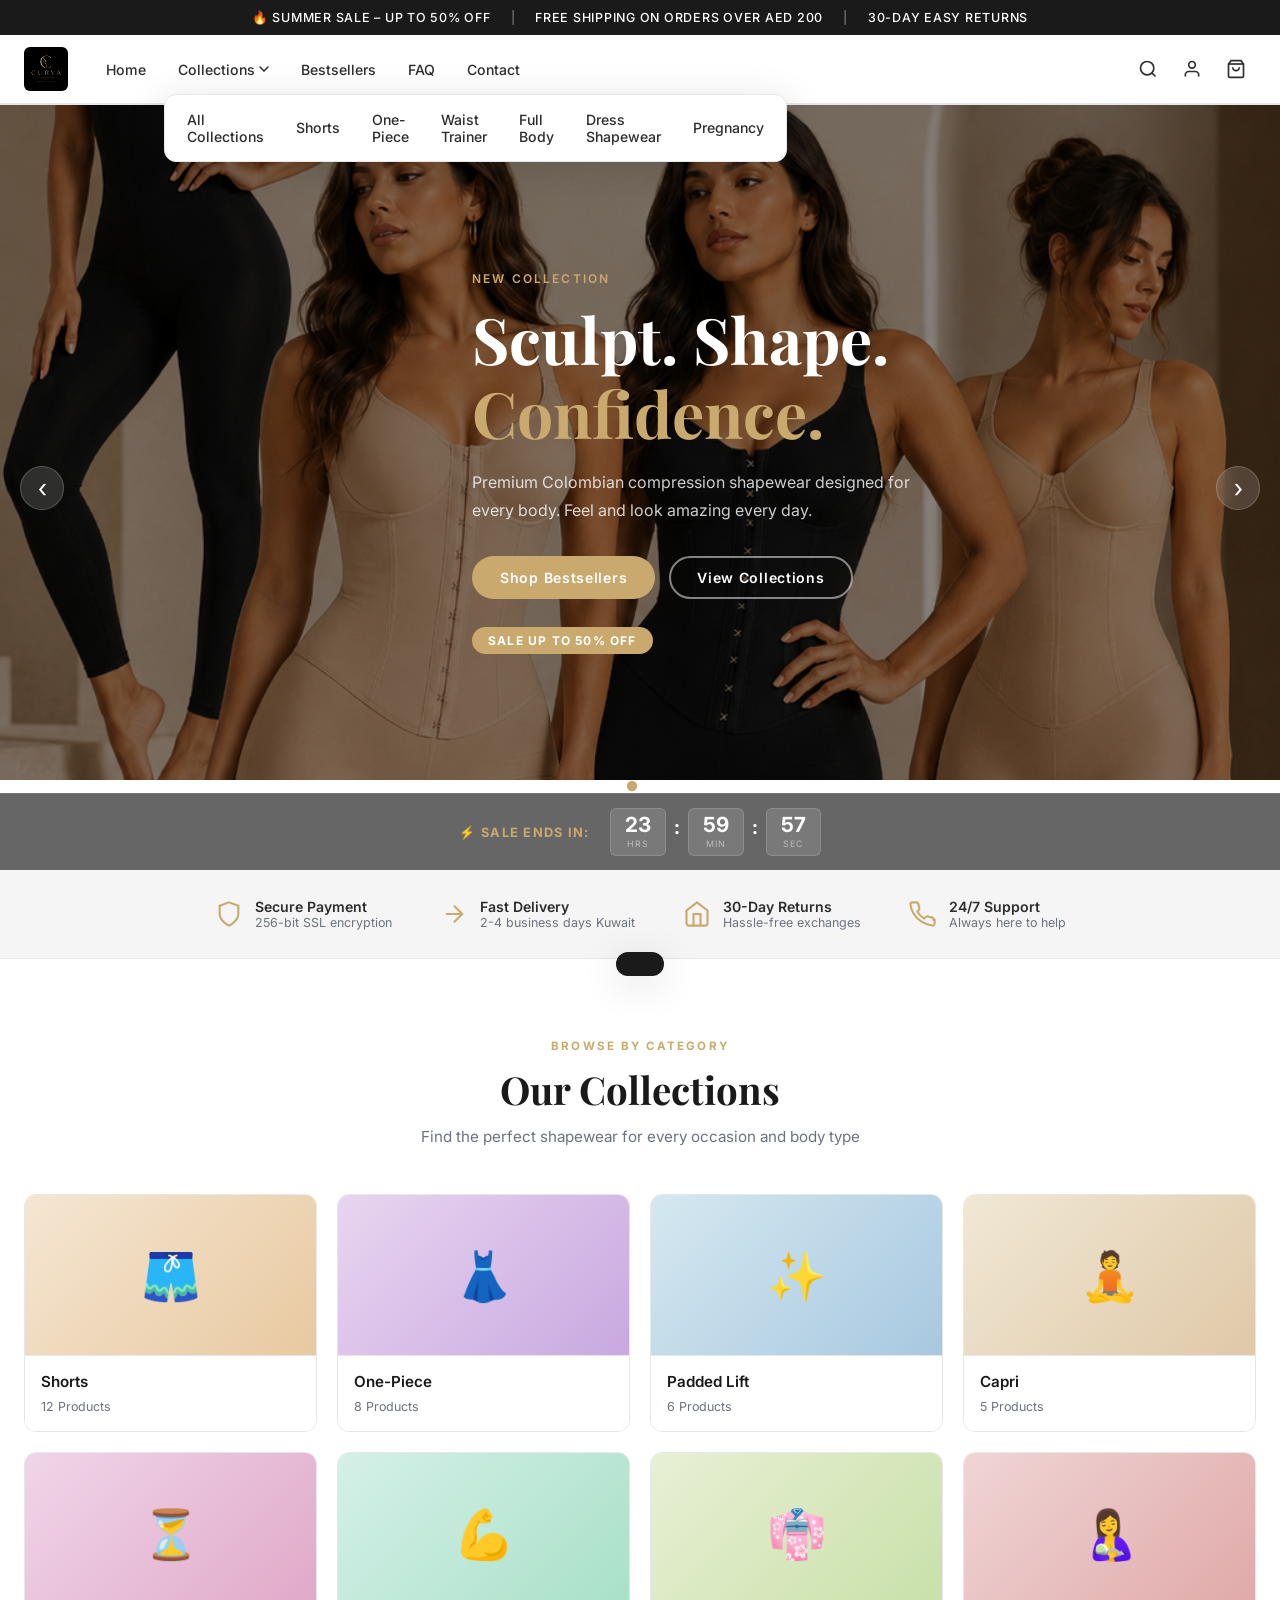
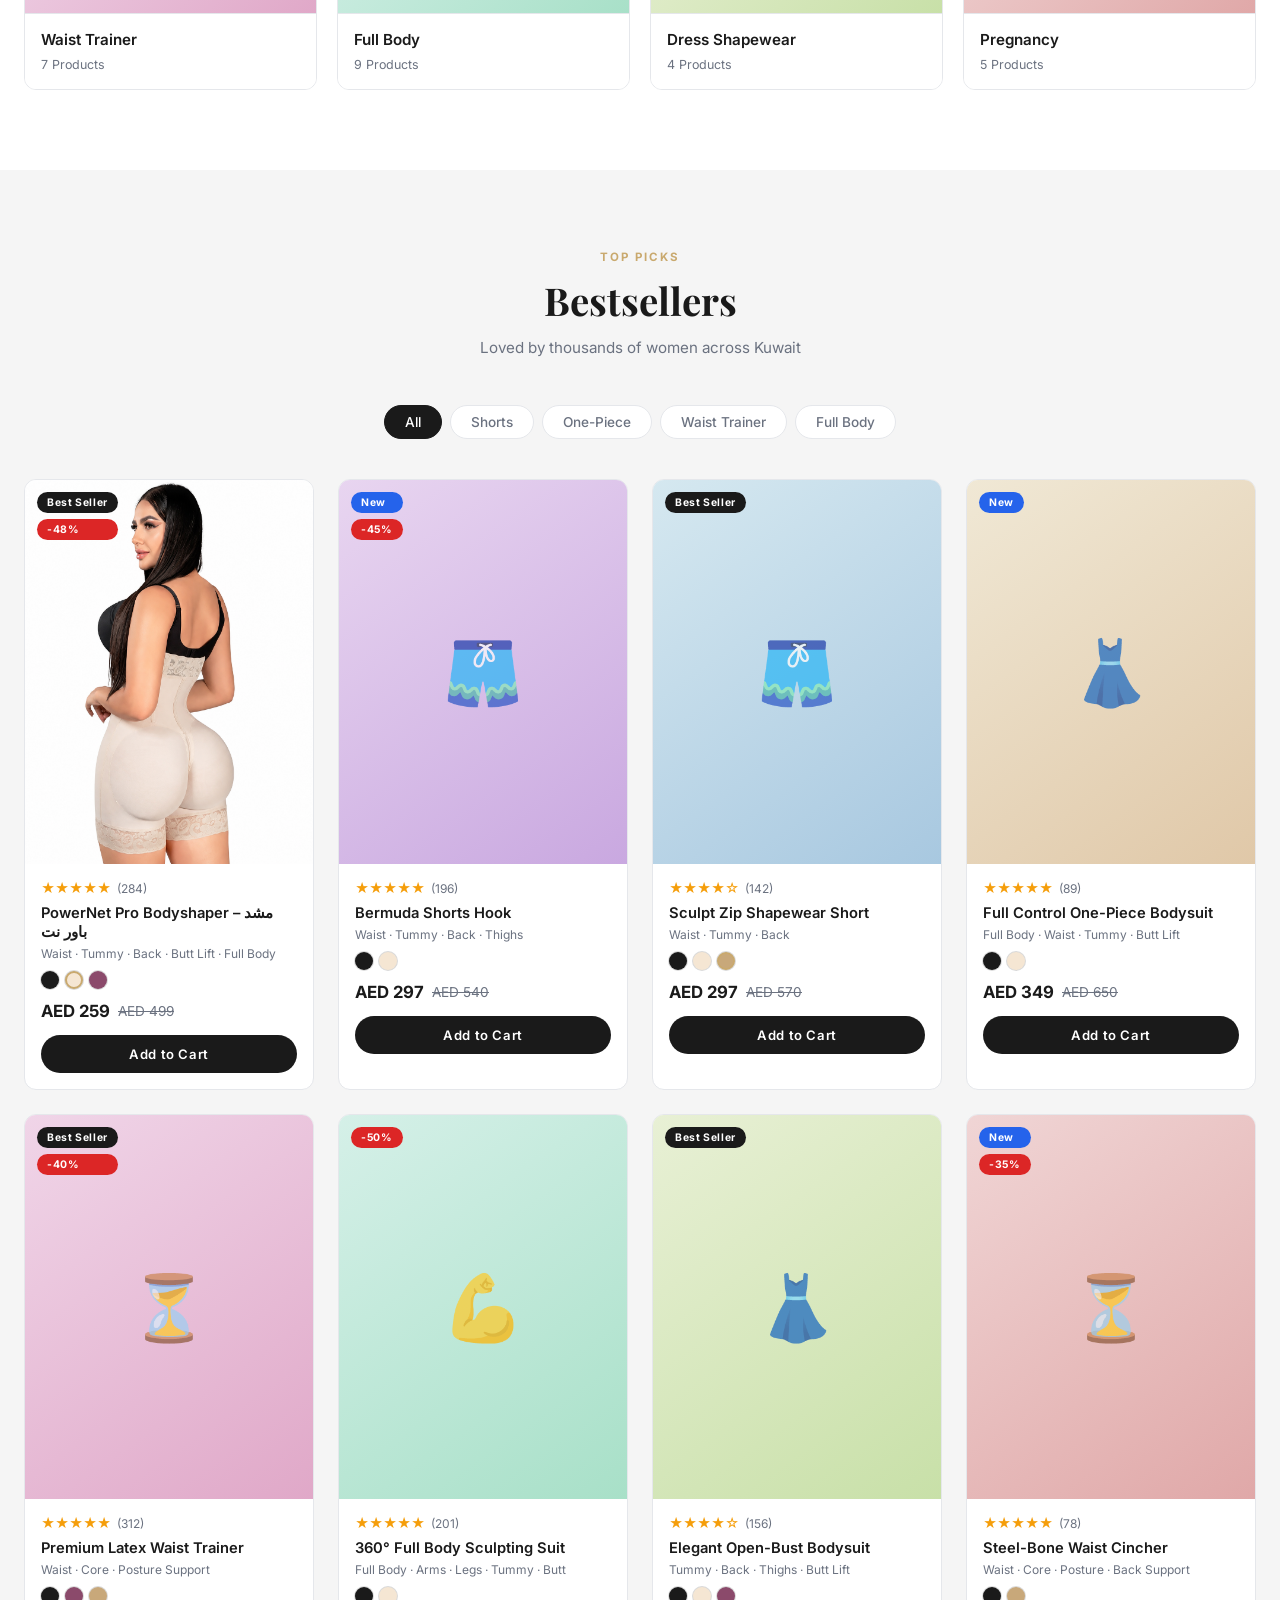
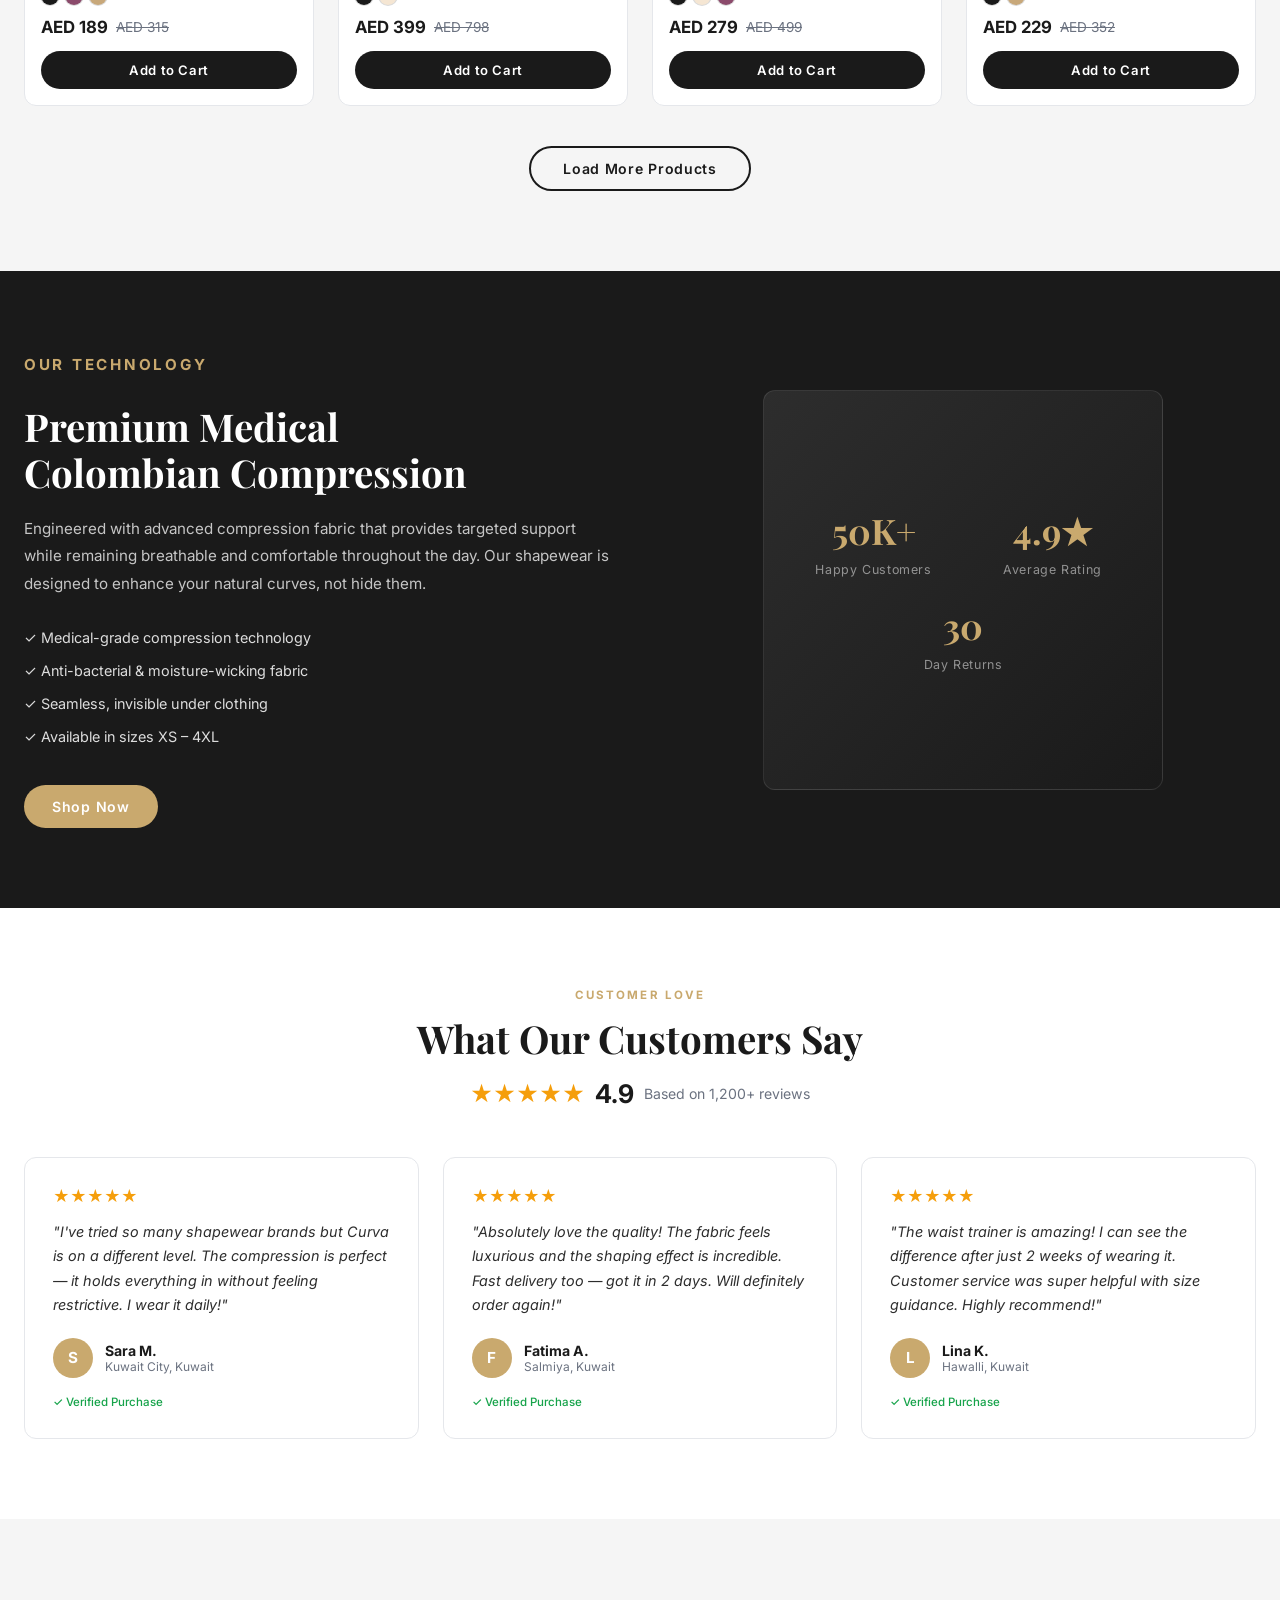
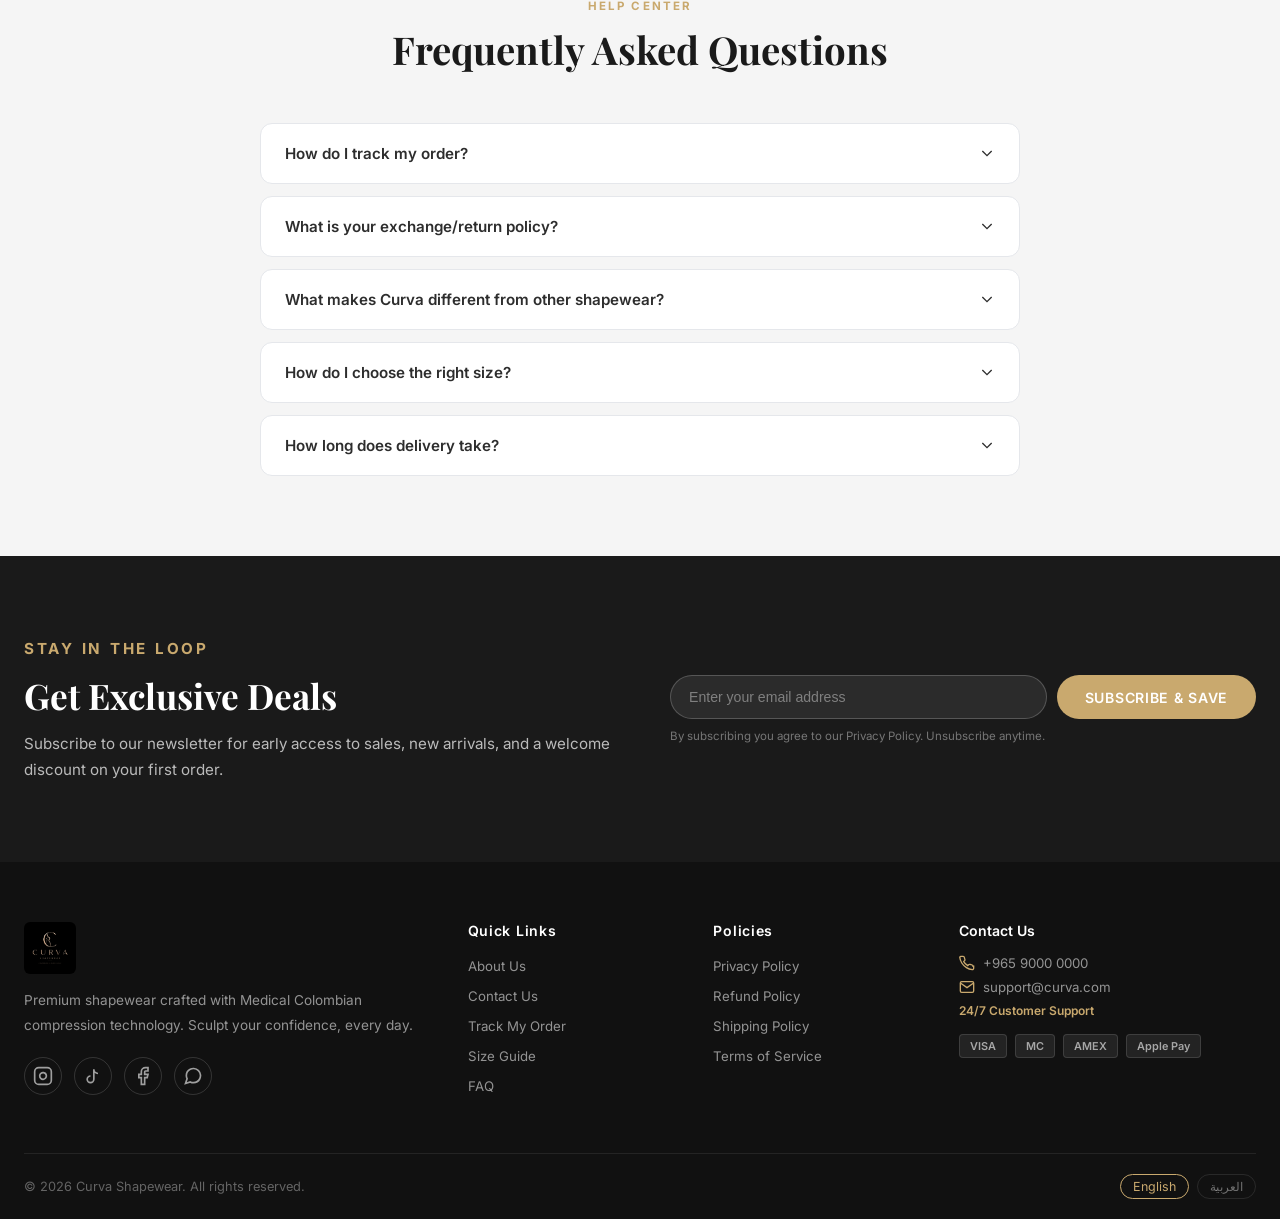
<file: index.html>
<!DOCTYPE html>
<html lang="en">
<head>
  <meta charset="UTF-8" />
  <meta name="viewport" content="width=device-width, initial-scale=1.0" />
  <title>Curva Shapewear – Premium Shapewear</title>
  <link rel="stylesheet" href="css/styles.css" />
  <link rel="preconnect" href="https://fonts.googleapis.com" />
  <link href="https://fonts.googleapis.com/css2?family=Inter:wght@300;400;500;600;700;800&family=Playfair+Display:wght@400;600;700&display=swap" rel="stylesheet" />
</head>
<body>

  <!-- Promo Popup -->
  <div class="popup-overlay" id="promoPopup">
    <div class="popup-box">
      <button class="popup-close" onclick="closePopup()">✕</button>
      <div class="popup-badge">EXCLUSIVE OFFER</div>
      <h2 class="popup-title">Get <span>15% OFF</span> Your First Order</h2>
      <p class="popup-sub">Enter your email to unlock your discount code</p>
      <form class="popup-form" onsubmit="submitPopup(event)">
        <input type="email" placeholder="Your email address" required />
        <button type="submit">CLAIM MY DISCOUNT</button>
      </form>
      <p class="popup-skip" onclick="closePopup()">No thanks, I'll pay full price</p>
    </div>
  </div>

  <!-- Announcement Bar -->
  <div class="announcement-bar">
    <div class="announcement-inner">
      <span>🔥 SUMMER SALE – UP TO 50% OFF</span>
      <span class="sep">|</span>
      <span>FREE SHIPPING ON ORDERS OVER AED 200</span>
      <span class="sep">|</span>
      <span>30-DAY EASY RETURNS</span>
    </div>
  </div>

  <!-- Header -->
  <header class="header" id="mainHeader">
    <div class="header-inner">
      <button class="hamburger" id="hamburgerBtn" aria-label="Menu">
        <span></span><span></span><span></span>
      </button>
      <a href="#" class="logo"><img src="images/logo/logo.png" alt="Curva Shapewear" class="logo-img" /></a>
      <nav class="nav-main" id="navMain">
        <ul>
          <li><a href="#">Home</a></li>
          <li class="has-dropdown">
            <a href="#">Collections <svg width="10" height="6" viewBox="0 0 10 6"><path d="M1 1l4 4 4-4" stroke="currentColor" stroke-width="1.5" fill="none" stroke-linecap="round"/></svg></a>
            <ul class="dropdown">
              <li><a href="#collections">All Collections</a></li>
              <li><a href="#collections">Shorts</a></li>
              <li><a href="#collections">One-Piece</a></li>
              <li><a href="#collections">Waist Trainer</a></li>
              <li><a href="#collections">Full Body</a></li>
              <li><a href="#collections">Dress Shapewear</a></li>
              <li><a href="#collections">Pregnancy</a></li>
            </ul>
          </li>
          <li><a href="#bestsellers">Bestsellers</a></li>
          <li><a href="#faq">FAQ</a></li>
          <li><a href="#contact">Contact</a></li>
        </ul>
      </nav>
      <div class="header-actions">
        <button class="icon-btn" aria-label="Search" onclick="toggleSearch()">
          <svg width="20" height="20" viewBox="0 0 24 24" fill="none" stroke="currentColor" stroke-width="2"><circle cx="11" cy="11" r="8"/><path d="M21 21l-4.35-4.35"/></svg>
        </button>
        <button class="icon-btn" aria-label="Account">
          <svg width="20" height="20" viewBox="0 0 24 24" fill="none" stroke="currentColor" stroke-width="2"><path d="M20 21v-2a4 4 0 0 0-4-4H8a4 4 0 0 0-4 4v2"/><circle cx="12" cy="7" r="4"/></svg>
        </button>
        <button class="icon-btn cart-btn" aria-label="Cart" onclick="toggleCart()">
          <svg width="20" height="20" viewBox="0 0 24 24" fill="none" stroke="currentColor" stroke-width="2"><path d="M6 2L3 6v14a2 2 0 0 0 2 2h14a2 2 0 0 0 2-2V6l-3-4z"/><line x1="3" y1="6" x2="21" y2="6"/><path d="M16 10a4 4 0 0 1-8 0"/></svg>
          <span class="cart-count" id="cartCount">0</span>
        </button>
      </div>
    </div>
    <!-- Search Bar -->
    <div class="search-bar" id="searchBar">
      <div class="search-inner">
        <svg width="18" height="18" viewBox="0 0 24 24" fill="none" stroke="currentColor" stroke-width="2"><circle cx="11" cy="11" r="8"/><path d="M21 21l-4.35-4.35"/></svg>
        <input type="text" placeholder="Search for products..." id="searchInput" />
        <button onclick="toggleSearch()">✕</button>
      </div>
    </div>
  </header>

  <!-- Mobile Nav Overlay -->
  <div class="mobile-nav-overlay" id="mobileNavOverlay" onclick="closeMobileNav()"></div>
  <aside class="mobile-nav" id="mobileNav">
    <button class="mobile-nav-close" onclick="closeMobileNav()">✕</button>
    <ul>
      <li><a href="#" onclick="closeMobileNav()">Home</a></li>
      <li><a href="#bestsellers" onclick="closeMobileNav()">Bestsellers</a></li>
      <li><a href="#collections" onclick="closeMobileNav()">Collections</a></li>
      <li><a href="#faq" onclick="closeMobileNav()">FAQ</a></li>
      <li><a href="#contact" onclick="closeMobileNav()">Contact</a></li>
    </ul>
  </aside>

  <!-- Cart Drawer -->
  <div class="cart-overlay" id="cartOverlay" onclick="toggleCart()"></div>
  <aside class="cart-drawer" id="cartDrawer">
    <div class="cart-header">
      <h3>Your Cart (<span id="cartItemCount">0</span>)</h3>
      <button onclick="toggleCart()">✕</button>
    </div>
    <div class="cart-body" id="cartBody">
      <div class="cart-empty">
        <svg width="60" height="60" viewBox="0 0 24 24" fill="none" stroke="#ccc" stroke-width="1.5"><path d="M6 2L3 6v14a2 2 0 0 0 2 2h14a2 2 0 0 0 2-2V6l-3-4z"/><line x1="3" y1="6" x2="21" y2="6"/><path d="M16 10a4 4 0 0 1-8 0"/></svg>
        <p>Your cart is empty</p>
        <button onclick="toggleCart()">Continue Shopping</button>
      </div>
    </div>
  </aside>

  <!-- Hero Section -->
  <section class="hero">
    <div class="hero-slides" id="heroSlides">
      <div class="hero-slide active" style="background: url('images/hero/hero-bg.png') center/cover no-repeat; position:relative;">
        <div style="position:absolute;inset:0;background:rgba(0,0,0,0.45);"></div>
        <div class="hero-content" style="position:relative;z-index:2;">
          <p class="hero-tag">NEW COLLECTION</p>
          <h1>Sculpt. Shape.<br /><span>Confidence.</span></h1>
          <p class="hero-desc">Premium Colombian compression shapewear designed for every body. Feel and look amazing every day.</p>
          <div class="hero-buttons">
            <a href="#bestsellers" class="btn-primary">Shop Bestsellers</a>
            <a href="#collections" class="btn-outline-light">View Collections</a>
          </div>
          <div class="hero-sale-badge">SALE UP TO 50% OFF</div>
        </div>
      </div>
      <div class="hero-slide" style="background: linear-gradient(135deg, #2c1654 0%, #1a0a2e 100%);">
        <div class="hero-content">
          <p class="hero-tag">SUMMER COLLECTION</p>
          <h1>Your Perfect<br /><span>Silhouette</span></h1>
          <p class="hero-desc">Advanced medical-grade compression technology that lifts, tucks, and smooths effortlessly.</p>
          <div class="hero-buttons">
            <a href="#bestsellers" class="btn-primary">Explore Now</a>
            <a href="#collections" class="btn-outline-light">All Collections</a>
          </div>
          <div class="hero-sale-badge">FREE SHIPPING TODAY</div>
        </div>
      </div>
    </div>
    <button class="hero-arrow prev" onclick="prevSlide()">&#8249;</button>
    <button class="hero-arrow next" onclick="nextSlide()">&#8250;</button>
    <div class="hero-dots" id="heroDots">
      <span class="dot active" onclick="goToSlide(0)"></span>
      <span class="dot" onclick="goToSlide(1)"></span>
    </div>

    <!-- Countdown Timer -->
    <div class="countdown-bar">
      <span class="countdown-label">⚡ SALE ENDS IN:</span>
      <div class="countdown-timer">
        <div class="time-box"><span id="cdHours">23</span><small>HRS</small></div>
        <div class="colon">:</div>
        <div class="time-box"><span id="cdMins">59</span><small>MIN</small></div>
        <div class="colon">:</div>
        <div class="time-box"><span id="cdSecs">59</span><small>SEC</small></div>
      </div>
    </div>
  </section>

  <!-- Trust Badges -->
  <section class="trust-bar">
    <div class="container">
      <div class="trust-items">
        <div class="trust-item">
          <svg width="28" height="28" viewBox="0 0 24 24" fill="none" stroke="currentColor" stroke-width="1.8"><path d="M12 22s8-4 8-10V5l-8-3-8 3v7c0 6 8 10 8 10z"/></svg>
          <div><strong>Secure Payment</strong><span>256-bit SSL encryption</span></div>
        </div>
        <div class="trust-item">
          <svg width="28" height="28" viewBox="0 0 24 24" fill="none" stroke="currentColor" stroke-width="1.8"><path d="M5 12h14M12 5l7 7-7 7"/></svg>
          <div><strong>Fast Delivery</strong><span>2-4 business days Kuwait</span></div>
        </div>
        <div class="trust-item">
          <svg width="28" height="28" viewBox="0 0 24 24" fill="none" stroke="currentColor" stroke-width="1.8"><path d="M3 9l9-7 9 7v11a2 2 0 0 1-2 2H5a2 2 0 0 1-2-2z"/><polyline points="9 22 9 12 15 12 15 22"/></svg>
          <div><strong>30-Day Returns</strong><span>Hassle-free exchanges</span></div>
        </div>
        <div class="trust-item">
          <svg width="28" height="28" viewBox="0 0 24 24" fill="none" stroke="currentColor" stroke-width="1.8"><path d="M22 16.92v3a2 2 0 0 1-2.18 2 19.79 19.79 0 0 1-8.63-3.07A19.5 19.5 0 0 1 4.19 12a19.79 19.79 0 0 1-3.07-8.67A2 2 0 0 1 3.11 2h3a2 2 0 0 1 2 1.72c.127.96.361 1.903.7 2.81a2 2 0 0 1-.45 2.11L7.09 9.91a16 16 0 0 0 6 6l1.27-1.27a2 2 0 0 1 2.11-.45c.907.339 1.85.573 2.81.7A2 2 0 0 1 21 16.92z"/></svg>
          <div><strong>24/7 Support</strong><span>Always here to help</span></div>
        </div>
      </div>
    </div>
  </section>

  <!-- Collections Section -->
  <section class="collections-section" id="collections">
    <div class="container">
      <div class="section-header">
        <p class="section-tag">BROWSE BY CATEGORY</p>
        <h2 class="section-title">Our Collections</h2>
        <p class="section-sub">Find the perfect shapewear for every occasion and body type</p>
      </div>
      <div class="collections-grid">
        <div class="collection-card" onclick="filterProducts('shorts')">
          <div class="collection-img" style="background: linear-gradient(135deg, #f5e6d3 0%, #e8c9a0 100%);">
            <div class="collection-icon">🩳</div>
          </div>
          <div class="collection-info">
            <h3>Shorts</h3>
            <span>12 Products</span>
          </div>
        </div>
        <div class="collection-card" onclick="filterProducts('onepiece')">
          <div class="collection-img" style="background: linear-gradient(135deg, #e8d5f0 0%, #c9a8e0 100%);">
            <div class="collection-icon">👗</div>
          </div>
          <div class="collection-info">
            <h3>One-Piece</h3>
            <span>8 Products</span>
          </div>
        </div>
        <div class="collection-card" onclick="filterProducts('padded')">
          <div class="collection-img" style="background: linear-gradient(135deg, #d5e8f0 0%, #a8c8e0 100%);">
            <div class="collection-icon">✨</div>
          </div>
          <div class="collection-info">
            <h3>Padded Lift</h3>
            <span>6 Products</span>
          </div>
        </div>
        <div class="collection-card" onclick="filterProducts('capri')">
          <div class="collection-img" style="background: linear-gradient(135deg, #f0e8d5 0%, #e0c8a8 100%);">
            <div class="collection-icon">🧘</div>
          </div>
          <div class="collection-info">
            <h3>Capri</h3>
            <span>5 Products</span>
          </div>
        </div>
        <div class="collection-card" onclick="filterProducts('waist')">
          <div class="collection-img" style="background: linear-gradient(135deg, #f0d5e8 0%, #e0a8c8 100%);">
            <div class="collection-icon">⏳</div>
          </div>
          <div class="collection-info">
            <h3>Waist Trainer</h3>
            <span>7 Products</span>
          </div>
        </div>
        <div class="collection-card" onclick="filterProducts('fullbody')">
          <div class="collection-img" style="background: linear-gradient(135deg, #d5f0e8 0%, #a8e0c8 100%);">
            <div class="collection-icon">💪</div>
          </div>
          <div class="collection-info">
            <h3>Full Body</h3>
            <span>9 Products</span>
          </div>
        </div>
        <div class="collection-card" onclick="filterProducts('dress')">
          <div class="collection-img" style="background: linear-gradient(135deg, #e8f0d5 0%, #c8e0a8 100%);">
            <div class="collection-icon">👘</div>
          </div>
          <div class="collection-info">
            <h3>Dress Shapewear</h3>
            <span>4 Products</span>
          </div>
        </div>
        <div class="collection-card" onclick="filterProducts('pregnancy')">
          <div class="collection-img" style="background: linear-gradient(135deg, #f0d5d5 0%, #e0a8a8 100%);">
            <div class="collection-icon">🤱</div>
          </div>
          <div class="collection-info">
            <h3>Pregnancy</h3>
            <span>5 Products</span>
          </div>
        </div>
      </div>
    </div>
  </section>

  <!-- Bestsellers Section -->
  <section class="products-section" id="bestsellers">
    <div class="container">
      <div class="section-header">
        <p class="section-tag">TOP PICKS</p>
        <h2 class="section-title">Bestsellers</h2>
        <p class="section-sub">Loved by thousands of women across Kuwait</p>
      </div>
      <div class="filter-tabs" id="filterTabs">
        <button class="filter-tab active" onclick="filterProducts('all', this)">All</button>
        <button class="filter-tab" onclick="filterProducts('shorts', this)">Shorts</button>
        <button class="filter-tab" onclick="filterProducts('onepiece', this)">One-Piece</button>
        <button class="filter-tab" onclick="filterProducts('waist', this)">Waist Trainer</button>
        <button class="filter-tab" onclick="filterProducts('fullbody', this)">Full Body</button>
      </div>
      <div class="products-grid" id="productsGrid">

        <div class="product-card featured-product" data-category="onepiece" onclick="window.location='product.html'" style="cursor:pointer;">
          <div class="product-image">
            <img src="images/products/powernet-bodysuit.png" alt="مشد باور نت الاحترافي" style="width:100%;height:100%;object-fit:cover;transition:transform 0.4s ease;" onmouseover="this.style.transform='scale(1.05)'" onmouseout="this.style.transform='scale(1)'" />
            <div class="product-badges">
              <span class="badge bestseller">Best Seller</span>
              <span class="badge sale">-48%</span>
            </div>
            <div class="product-actions">
              <button class="wishlist-btn" onclick="event.stopPropagation(); toggleWishlist(this)">
                <svg width="18" height="18" viewBox="0 0 24 24" fill="none" stroke="currentColor" stroke-width="2"><path d="M20.84 4.61a5.5 5.5 0 0 0-7.78 0L12 5.67l-1.06-1.06a5.5 5.5 0 0 0-7.78 7.78l1.06 1.06L12 21.23l7.78-7.78 1.06-1.06a5.5 5.5 0 0 0 0-7.78z"/></svg>
              </button>
              <button class="quick-view-btn" onclick="event.stopPropagation(); window.location='product.html'">View Product</button>
            </div>
          </div>
          <div class="product-info">
            <div class="product-rating">
              <span class="stars">★★★★★</span>
              <span class="review-count">(284)</span>
            </div>
            <h3 class="product-name">PowerNet Pro Bodyshaper – مشد باور نت</h3>
            <p class="product-desc">Waist · Tummy · Back · Butt Lift · Full Body</p>
            <div class="product-colors">
              <span class="color-dot" style="background:#1a1a1a" title="Black"></span>
              <span class="color-dot active" style="background:#f5e6d3" title="Nude"></span>
              <span class="color-dot" style="background:#8b4a6b" title="Burgundy"></span>
            </div>
            <div class="product-price">
              <span class="price-sale">AED 259</span>
              <span class="price-original">AED 499</span>
            </div>
            <button class="btn-add-cart" onclick="event.stopPropagation(); addToCart('PowerNet Pro Bodyshaper', 259)">Add to Cart</button>
          </div>
        </div>

        <div class="product-card" data-category="shorts">
          <div class="product-image">
            <div class="product-placeholder" style="background: linear-gradient(145deg, #e8d5f0, #c9a8e0);">
              <span class="product-placeholder-icon">🩳</span>
            </div>
            <div class="product-badges">
              <span class="badge new">New</span>
              <span class="badge sale">-45%</span>
            </div>
            <div class="product-actions">
              <button class="wishlist-btn" onclick="toggleWishlist(this)">
                <svg width="18" height="18" viewBox="0 0 24 24" fill="none" stroke="currentColor" stroke-width="2"><path d="M20.84 4.61a5.5 5.5 0 0 0-7.78 0L12 5.67l-1.06-1.06a5.5 5.5 0 0 0-7.78 7.78l1.06 1.06L12 21.23l7.78-7.78 1.06-1.06a5.5 5.5 0 0 0 0-7.78z"/></svg>
              </button>
              <button class="quick-view-btn" onclick="quickView(1)">Quick View</button>
            </div>
          </div>
          <div class="product-info">
            <div class="product-rating">
              <span class="stars">★★★★★</span>
              <span class="review-count">(196)</span>
            </div>
            <h3 class="product-name">Bermuda Shorts Hook</h3>
            <p class="product-desc">Waist · Tummy · Back · Thighs</p>
            <div class="product-colors">
              <span class="color-dot" style="background:#1a1a1a" title="Black"></span>
              <span class="color-dot" style="background:#f5e6d3" title="Nude"></span>
            </div>
            <div class="product-price">
              <span class="price-sale">AED 297</span>
              <span class="price-original">AED 540</span>
            </div>
            <button class="btn-add-cart" onclick="addToCart('Bermuda Shorts Hook', 297)">Add to Cart</button>
          </div>
        </div>

        <div class="product-card" data-category="shorts">
          <div class="product-image">
            <div class="product-placeholder" style="background: linear-gradient(145deg, #d5e8f0, #a8c8e0);">
              <span class="product-placeholder-icon">🩳</span>
            </div>
            <div class="product-badges">
              <span class="badge bestseller">Best Seller</span>
            </div>
            <div class="product-actions">
              <button class="wishlist-btn" onclick="toggleWishlist(this)">
                <svg width="18" height="18" viewBox="0 0 24 24" fill="none" stroke="currentColor" stroke-width="2"><path d="M20.84 4.61a5.5 5.5 0 0 0-7.78 0L12 5.67l-1.06-1.06a5.5 5.5 0 0 0-7.78 7.78l1.06 1.06L12 21.23l7.78-7.78 1.06-1.06a5.5 5.5 0 0 0 0-7.78z"/></svg>
              </button>
              <button class="quick-view-btn" onclick="quickView(2)">Quick View</button>
            </div>
          </div>
          <div class="product-info">
            <div class="product-rating">
              <span class="stars">★★★★☆</span>
              <span class="review-count">(142)</span>
            </div>
            <h3 class="product-name">Sculpt Zip Shapewear Short</h3>
            <p class="product-desc">Waist · Tummy · Back</p>
            <div class="product-colors">
              <span class="color-dot" style="background:#1a1a1a" title="Black"></span>
              <span class="color-dot" style="background:#f5e6d3" title="Nude"></span>
              <span class="color-dot active" style="background:#c8a87a" title="Caramel"></span>
            </div>
            <div class="product-price">
              <span class="price-sale">AED 297</span>
              <span class="price-original">AED 570</span>
            </div>
            <button class="btn-add-cart" onclick="addToCart('Sculpt Zip Shapewear Short', 297)">Add to Cart</button>
          </div>
        </div>

        <div class="product-card" data-category="onepiece">
          <div class="product-image">
            <div class="product-placeholder" style="background: linear-gradient(145deg, #f0e8d5, #e0c8a8);">
              <span class="product-placeholder-icon">👗</span>
            </div>
            <div class="product-badges">
              <span class="badge new">New</span>
            </div>
            <div class="product-actions">
              <button class="wishlist-btn" onclick="toggleWishlist(this)">
                <svg width="18" height="18" viewBox="0 0 24 24" fill="none" stroke="currentColor" stroke-width="2"><path d="M20.84 4.61a5.5 5.5 0 0 0-7.78 0L12 5.67l-1.06-1.06a5.5 5.5 0 0 0-7.78 7.78l1.06 1.06L12 21.23l7.78-7.78 1.06-1.06a5.5 5.5 0 0 0 0-7.78z"/></svg>
              </button>
              <button class="quick-view-btn" onclick="quickView(3)">Quick View</button>
            </div>
          </div>
          <div class="product-info">
            <div class="product-rating">
              <span class="stars">★★★★★</span>
              <span class="review-count">(89)</span>
            </div>
            <h3 class="product-name">Full Control One-Piece Bodysuit</h3>
            <p class="product-desc">Full Body · Waist · Tummy · Butt Lift</p>
            <div class="product-colors">
              <span class="color-dot" style="background:#1a1a1a" title="Black"></span>
              <span class="color-dot" style="background:#f5e6d3" title="Nude"></span>
            </div>
            <div class="product-price">
              <span class="price-sale">AED 349</span>
              <span class="price-original">AED 650</span>
            </div>
            <button class="btn-add-cart" onclick="addToCart('Full Control One-Piece Bodysuit', 349)">Add to Cart</button>
          </div>
        </div>

        <div class="product-card" data-category="waist">
          <div class="product-image">
            <div class="product-placeholder" style="background: linear-gradient(145deg, #f0d5e8, #e0a8c8);">
              <span class="product-placeholder-icon">⏳</span>
            </div>
            <div class="product-badges">
              <span class="badge bestseller">Best Seller</span>
              <span class="badge sale">-40%</span>
            </div>
            <div class="product-actions">
              <button class="wishlist-btn" onclick="toggleWishlist(this)">
                <svg width="18" height="18" viewBox="0 0 24 24" fill="none" stroke="currentColor" stroke-width="2"><path d="M20.84 4.61a5.5 5.5 0 0 0-7.78 0L12 5.67l-1.06-1.06a5.5 5.5 0 0 0-7.78 7.78l1.06 1.06L12 21.23l7.78-7.78 1.06-1.06a5.5 5.5 0 0 0 0-7.78z"/></svg>
              </button>
              <button class="quick-view-btn" onclick="quickView(4)">Quick View</button>
            </div>
          </div>
          <div class="product-info">
            <div class="product-rating">
              <span class="stars">★★★★★</span>
              <span class="review-count">(312)</span>
            </div>
            <h3 class="product-name">Premium Latex Waist Trainer</h3>
            <p class="product-desc">Waist · Core · Posture Support</p>
            <div class="product-colors">
              <span class="color-dot" style="background:#1a1a1a" title="Black"></span>
              <span class="color-dot" style="background:#8b4a6b" title="Burgundy"></span>
              <span class="color-dot" style="background:#c8a87a" title="Caramel"></span>
            </div>
            <div class="product-price">
              <span class="price-sale">AED 189</span>
              <span class="price-original">AED 315</span>
            </div>
            <button class="btn-add-cart" onclick="addToCart('Premium Latex Waist Trainer', 189)">Add to Cart</button>
          </div>
        </div>

        <div class="product-card" data-category="fullbody">
          <div class="product-image">
            <div class="product-placeholder" style="background: linear-gradient(145deg, #d5f0e8, #a8e0c8);">
              <span class="product-placeholder-icon">💪</span>
            </div>
            <div class="product-badges">
              <span class="badge sale">-50%</span>
            </div>
            <div class="product-actions">
              <button class="wishlist-btn" onclick="toggleWishlist(this)">
                <svg width="18" height="18" viewBox="0 0 24 24" fill="none" stroke="currentColor" stroke-width="2"><path d="M20.84 4.61a5.5 5.5 0 0 0-7.78 0L12 5.67l-1.06-1.06a5.5 5.5 0 0 0-7.78 7.78l1.06 1.06L12 21.23l7.78-7.78 1.06-1.06a5.5 5.5 0 0 0 0-7.78z"/></svg>
              </button>
              <button class="quick-view-btn" onclick="quickView(5)">Quick View</button>
            </div>
          </div>
          <div class="product-info">
            <div class="product-rating">
              <span class="stars">★★★★★</span>
              <span class="review-count">(201)</span>
            </div>
            <h3 class="product-name">360° Full Body Sculpting Suit</h3>
            <p class="product-desc">Full Body · Arms · Legs · Tummy · Butt</p>
            <div class="product-colors">
              <span class="color-dot" style="background:#1a1a1a" title="Black"></span>
              <span class="color-dot" style="background:#f5e6d3" title="Nude"></span>
            </div>
            <div class="product-price">
              <span class="price-sale">AED 399</span>
              <span class="price-original">AED 798</span>
            </div>
            <button class="btn-add-cart" onclick="addToCart('360° Full Body Sculpting Suit', 399)">Add to Cart</button>
          </div>
        </div>

        <div class="product-card" data-category="onepiece">
          <div class="product-image">
            <div class="product-placeholder" style="background: linear-gradient(145deg, #e8f0d5, #c8e0a8);">
              <span class="product-placeholder-icon">👗</span>
            </div>
            <div class="product-badges">
              <span class="badge bestseller">Best Seller</span>
            </div>
            <div class="product-actions">
              <button class="wishlist-btn" onclick="toggleWishlist(this)">
                <svg width="18" height="18" viewBox="0 0 24 24" fill="none" stroke="currentColor" stroke-width="2"><path d="M20.84 4.61a5.5 5.5 0 0 0-7.78 0L12 5.67l-1.06-1.06a5.5 5.5 0 0 0-7.78 7.78l1.06 1.06L12 21.23l7.78-7.78 1.06-1.06a5.5 5.5 0 0 0 0-7.78z"/></svg>
              </button>
              <button class="quick-view-btn" onclick="quickView(6)">Quick View</button>
            </div>
          </div>
          <div class="product-info">
            <div class="product-rating">
              <span class="stars">★★★★☆</span>
              <span class="review-count">(156)</span>
            </div>
            <h3 class="product-name">Elegant Open-Bust Bodysuit</h3>
            <p class="product-desc">Tummy · Back · Thighs · Butt Lift</p>
            <div class="product-colors">
              <span class="color-dot" style="background:#1a1a1a" title="Black"></span>
              <span class="color-dot" style="background:#f5e6d3" title="Nude"></span>
              <span class="color-dot" style="background:#8b4a6b" title="Burgundy"></span>
            </div>
            <div class="product-price">
              <span class="price-sale">AED 279</span>
              <span class="price-original">AED 499</span>
            </div>
            <button class="btn-add-cart" onclick="addToCart('Elegant Open-Bust Bodysuit', 279)">Add to Cart</button>
          </div>
        </div>

        <div class="product-card" data-category="waist">
          <div class="product-image">
            <div class="product-placeholder" style="background: linear-gradient(145deg, #f0d5d5, #e0a8a8);">
              <span class="product-placeholder-icon">⏳</span>
            </div>
            <div class="product-badges">
              <span class="badge new">New</span>
              <span class="badge sale">-35%</span>
            </div>
            <div class="product-actions">
              <button class="wishlist-btn" onclick="toggleWishlist(this)">
                <svg width="18" height="18" viewBox="0 0 24 24" fill="none" stroke="currentColor" stroke-width="2"><path d="M20.84 4.61a5.5 5.5 0 0 0-7.78 0L12 5.67l-1.06-1.06a5.5 5.5 0 0 0-7.78 7.78l1.06 1.06L12 21.23l7.78-7.78 1.06-1.06a5.5 5.5 0 0 0 0-7.78z"/></svg>
              </button>
              <button class="quick-view-btn" onclick="quickView(7)">Quick View</button>
            </div>
          </div>
          <div class="product-info">
            <div class="product-rating">
              <span class="stars">★★★★★</span>
              <span class="review-count">(78)</span>
            </div>
            <h3 class="product-name">Steel-Bone Waist Cincher</h3>
            <p class="product-desc">Waist · Core · Posture · Back Support</p>
            <div class="product-colors">
              <span class="color-dot" style="background:#1a1a1a" title="Black"></span>
              <span class="color-dot" style="background:#c8a87a" title="Caramel"></span>
            </div>
            <div class="product-price">
              <span class="price-sale">AED 229</span>
              <span class="price-original">AED 352</span>
            </div>
            <button class="btn-add-cart" onclick="addToCart('Steel-Bone Waist Cincher', 229)">Add to Cart</button>
          </div>
        </div>

      </div>
      <div class="load-more-wrap">
        <button class="btn-outline-dark" onclick="loadMore()">Load More Products</button>
      </div>
    </div>
  </section>

  <!-- Quick View Modal -->
  <div class="modal-overlay" id="quickViewModal">
    <div class="modal-box">
      <button class="modal-close" onclick="closeModal()">✕</button>
      <div class="modal-content" id="modalContent"></div>
    </div>
  </div>

  <!-- Feature Banner -->
  <section class="feature-banner">
    <div class="feature-banner-inner">
      <div class="feature-text">
        <p class="section-tag" style="color:#c9a96e">OUR TECHNOLOGY</p>
        <h2>Premium Medical<br/>Colombian Compression</h2>
        <p>Engineered with advanced compression fabric that provides targeted support while remaining breathable and comfortable throughout the day. Our shapewear is designed to enhance your natural curves, not hide them.</p>
        <ul class="feature-list">
          <li>✓ Medical-grade compression technology</li>
          <li>✓ Anti-bacterial & moisture-wicking fabric</li>
          <li>✓ Seamless, invisible under clothing</li>
          <li>✓ Available in sizes XS – 4XL</li>
        </ul>
        <a href="#bestsellers" class="btn-primary">Shop Now</a>
      </div>
      <div class="feature-visual">
        <div class="feature-image-placeholder">
          <div class="feature-stats">
            <div class="stat">
              <span class="stat-number">50K+</span>
              <span class="stat-label">Happy Customers</span>
            </div>
            <div class="stat">
              <span class="stat-number">4.9★</span>
              <span class="stat-label">Average Rating</span>
            </div>
            <div class="stat">
              <span class="stat-number">30</span>
              <span class="stat-label">Day Returns</span>
            </div>
          </div>
        </div>
      </div>
    </div>
  </section>

  <!-- Reviews Section -->
  <section class="reviews-section">
    <div class="container">
      <div class="section-header">
        <p class="section-tag">CUSTOMER LOVE</p>
        <h2 class="section-title">What Our Customers Say</h2>
        <div class="overall-rating">
          <span class="big-stars">★★★★★</span>
          <span class="big-rating">4.9</span>
          <span class="total-reviews">Based on 1,200+ reviews</span>
        </div>
      </div>
      <div class="reviews-grid">
        <div class="review-card">
          <div class="review-stars">★★★★★</div>
          <p class="review-text">"I've tried so many shapewear brands but Curva is on a different level. The compression is perfect — it holds everything in without feeling restrictive. I wear it daily!"</p>
          <div class="reviewer">
            <div class="reviewer-avatar">S</div>
            <div>
              <strong>Sara M.</strong>
              <span>Kuwait City, Kuwait</span>
            </div>
          </div>
          <span class="verified-badge">✓ Verified Purchase</span>
        </div>
        <div class="review-card">
          <div class="review-stars">★★★★★</div>
          <p class="review-text">"Absolutely love the quality! The fabric feels luxurious and the shaping effect is incredible. Fast delivery too — got it in 2 days. Will definitely order again!"</p>
          <div class="reviewer">
            <div class="reviewer-avatar">F</div>
            <div>
              <strong>Fatima A.</strong>
              <span>Salmiya, Kuwait</span>
            </div>
          </div>
          <span class="verified-badge">✓ Verified Purchase</span>
        </div>
        <div class="review-card">
          <div class="review-stars">★★★★★</div>
          <p class="review-text">"The waist trainer is amazing! I can see the difference after just 2 weeks of wearing it. Customer service was super helpful with size guidance. Highly recommend!"</p>
          <div class="reviewer">
            <div class="reviewer-avatar">L</div>
            <div>
              <strong>Lina K.</strong>
              <span>Hawalli, Kuwait</span>
            </div>
          </div>
          <span class="verified-badge">✓ Verified Purchase</span>
        </div>
      </div>
    </div>
  </section>

  <!-- FAQ Section -->
  <section class="faq-section" id="faq">
    <div class="container">
      <div class="section-header">
        <p class="section-tag">HELP CENTER</p>
        <h2 class="section-title">Frequently Asked Questions</h2>
      </div>
      <div class="faq-list">
        <div class="faq-item">
          <button class="faq-question" onclick="toggleFaq(this)">
            How do I track my order?
            <svg width="16" height="16" viewBox="0 0 24 24" fill="none" stroke="currentColor" stroke-width="2"><path d="M19 9l-7 7-7-7"/></svg>
          </button>
          <div class="faq-answer">
            <p>Once your order is shipped, you'll receive an email with a tracking number and a link to track your package in real-time. You can also enter your order number on our Track Order page anytime.</p>
          </div>
        </div>
        <div class="faq-item">
          <button class="faq-question" onclick="toggleFaq(this)">
            What is your exchange/return policy?
            <svg width="16" height="16" viewBox="0 0 24 24" fill="none" stroke="currentColor" stroke-width="2"><path d="M19 9l-7 7-7-7"/></svg>
          </button>
          <div class="faq-answer">
            <p>We offer a 30-day hassle-free exchange policy for unused items in original packaging. If you received the wrong size or a defective item, we'll cover the return shipping cost. Simply contact our support team to initiate the process.</p>
          </div>
        </div>
        <div class="faq-item">
          <button class="faq-question" onclick="toggleFaq(this)">
            What makes Curva different from other shapewear?
            <svg width="16" height="16" viewBox="0 0 24 24" fill="none" stroke="currentColor" stroke-width="2"><path d="M19 9l-7 7-7-7"/></svg>
          </button>
          <div class="faq-answer">
            <p>Our products use premium Medical Colombian compression technology — the gold standard in shapewear. Unlike cheaper alternatives, our fabric is breathable, anti-bacterial, and designed to provide targeted compression exactly where you need it, without rolling down or creating bulges.</p>
          </div>
        </div>
        <div class="faq-item">
          <button class="faq-question" onclick="toggleFaq(this)">
            How do I choose the right size?
            <svg width="16" height="16" viewBox="0 0 24 24" fill="none" stroke="currentColor" stroke-width="2"><path d="M19 9l-7 7-7-7"/></svg>
          </button>
          <div class="faq-answer">
            <p>We recommend measuring your natural waist and hips and comparing with our size chart on each product page. If you're between sizes, size up for comfort or size down for maximum compression. Our 24/7 support team is always available to help you find your perfect fit.</p>
          </div>
        </div>
        <div class="faq-item">
          <button class="faq-question" onclick="toggleFaq(this)">
            How long does delivery take?
            <svg width="16" height="16" viewBox="0 0 24 24" fill="none" stroke="currentColor" stroke-width="2"><path d="M19 9l-7 7-7-7"/></svg>
          </button>
          <div class="faq-answer">
            <p>Standard delivery within Kuwait takes 2-4 business days. Express shipping (1-2 business days) is available at checkout. We also ship internationally — delivery times vary by location. Free shipping applies on all Kuwait orders over 5 KWD.</p>
          </div>
        </div>
      </div>
    </div>
  </section>

  <!-- Newsletter Section -->
  <section class="newsletter-section" id="contact">
    <div class="container">
      <div class="newsletter-inner">
        <div class="newsletter-text">
          <p class="section-tag" style="color:#c9a96e">STAY IN THE LOOP</p>
          <h2>Get Exclusive Deals</h2>
          <p>Subscribe to our newsletter for early access to sales, new arrivals, and a welcome discount on your first order.</p>
        </div>
        <form class="newsletter-form" onsubmit="subscribeNewsletter(event)">
          <div class="newsletter-inputs">
            <input type="email" placeholder="Enter your email address" required />
            <button type="submit" class="btn-primary">SUBSCRIBE & SAVE</button>
          </div>
          <p class="newsletter-privacy">By subscribing you agree to our Privacy Policy. Unsubscribe anytime.</p>
        </form>
      </div>
    </div>
  </section>

  <!-- Footer -->
  <footer class="footer">
    <div class="container">
      <div class="footer-grid">
        <div class="footer-brand">
          <a href="#" class="logo footer-logo"><img src="images/logo/logo.png" alt="Curva Shapewear" class="logo-img footer-logo-img" /></a>
          <p>Premium shapewear crafted with Medical Colombian compression technology. Sculpt your confidence, every day.</p>
          <div class="social-links">
            <a href="#" aria-label="Instagram">
              <svg width="20" height="20" viewBox="0 0 24 24" fill="none" stroke="currentColor" stroke-width="2"><rect x="2" y="2" width="20" height="20" rx="5" ry="5"/><path d="M16 11.37A4 4 0 1 1 12.63 8 4 4 0 0 1 16 11.37z"/><line x1="17.5" y1="6.5" x2="17.51" y2="6.5"/></svg>
            </a>
            <a href="#" aria-label="TikTok">
              <svg width="20" height="20" viewBox="0 0 24 24" fill="none" stroke="currentColor" stroke-width="2"><path d="M9 12a4 4 0 1 0 4 4V4a5 5 0 0 0 5 5"/></svg>
            </a>
            <a href="#" aria-label="Facebook">
              <svg width="20" height="20" viewBox="0 0 24 24" fill="none" stroke="currentColor" stroke-width="2"><path d="M18 2h-3a5 5 0 0 0-5 5v3H7v4h3v8h4v-8h3l1-4h-4V7a1 1 0 0 1 1-1h3z"/></svg>
            </a>
            <a href="#" aria-label="WhatsApp">
              <svg width="20" height="20" viewBox="0 0 24 24" fill="none" stroke="currentColor" stroke-width="2"><path d="M21 11.5a8.38 8.38 0 0 1-.9 3.8 8.5 8.5 0 0 1-7.6 4.7 8.38 8.38 0 0 1-3.8-.9L3 21l1.9-5.7a8.38 8.38 0 0 1-.9-3.8 8.5 8.5 0 0 1 4.7-7.6 8.38 8.38 0 0 1 3.8-.9h.5a8.48 8.48 0 0 1 8 8v.5z"/></svg>
            </a>
          </div>
        </div>
        <div class="footer-links">
          <h4>Quick Links</h4>
          <ul>
            <li><a href="#">About Us</a></li>
            <li><a href="#">Contact Us</a></li>
            <li><a href="#">Track My Order</a></li>
            <li><a href="#">Size Guide</a></li>
            <li><a href="#faq">FAQ</a></li>
          </ul>
        </div>
        <div class="footer-links">
          <h4>Policies</h4>
          <ul>
            <li><a href="#">Privacy Policy</a></li>
            <li><a href="#">Refund Policy</a></li>
            <li><a href="#">Shipping Policy</a></li>
            <li><a href="#">Terms of Service</a></li>
          </ul>
        </div>
        <div class="footer-contact">
          <h4>Contact Us</h4>
          <p>
            <svg width="16" height="16" viewBox="0 0 24 24" fill="none" stroke="currentColor" stroke-width="2"><path d="M22 16.92v3a2 2 0 0 1-2.18 2 19.79 19.79 0 0 1-8.63-3.07A19.5 19.5 0 0 1 4.19 12a19.79 19.79 0 0 1-3.07-8.67A2 2 0 0 1 3.11 2h3a2 2 0 0 1 2 1.72c.127.96.361 1.903.7 2.81a2 2 0 0 1-.45 2.11L7.09 9.91a16 16 0 0 0 6 6l1.27-1.27a2 2 0 0 1 2.11-.45c.907.339 1.85.573 2.81.7A2 2 0 0 1 21 16.92z"/></svg>
            +965 9000 0000
          </p>
          <p>
            <svg width="16" height="16" viewBox="0 0 24 24" fill="none" stroke="currentColor" stroke-width="2"><path d="M4 4h16c1.1 0 2 .9 2 2v12c0 1.1-.9 2-2 2H4c-1.1 0-2-.9-2-2V6c0-1.1.9-2 2-2z"/><polyline points="22,6 12,13 2,6"/></svg>
            support@curva.com
          </p>
          <p class="support-hours">24/7 Customer Support</p>
          <div class="payment-icons">
            <span class="pay-icon">VISA</span>
            <span class="pay-icon">MC</span>
            <span class="pay-icon">AMEX</span>
            <span class="pay-icon">Apple Pay</span>
          </div>
        </div>
      </div>
      <div class="footer-bottom">
        <p>© 2026 Curva Shapewear. All rights reserved.</p>
        <div class="footer-lang">
          <button class="lang-btn active">English</button>
          <button class="lang-btn">العربية</button>
        </div>
      </div>
    </div>
  </footer>


  <!-- Toast Notification -->
  <div class="toast" id="toast"></div>

  <script src="js/main.js"></script>
</body>
</html>
</file>
<file: css/styles.css>
/* ===== RESET & BASE ===== */
*, *::before, *::after { box-sizing: border-box; margin: 0; padding: 0; }
html { scroll-behavior: smooth; font-size: 16px; }
body { font-family: 'Inter', sans-serif; color: #1a1a1a; background: #fff; overflow-x: hidden; }
a { text-decoration: none; color: inherit; }
ul { list-style: none; }
img { max-width: 100%; display: block; }
button { cursor: pointer; border: none; background: none; font-family: inherit; }

/* ===== CSS VARIABLES ===== */
:root {
  --gold: #c9a96e;
  --gold-dark: #a8863d;
  --black: #1a1a1a;
  --dark: #2d2d2d;
  --gray: #6b7280;
  --light-gray: #f5f5f5;
  --border: #e5e7eb;
  --white: #ffffff;
  --shadow: 0 4px 24px rgba(0,0,0,0.08);
  --shadow-lg: 0 8px 40px rgba(0,0,0,0.14);
  --radius: 12px;
  --radius-sm: 8px;
  --transition: 0.25s ease;
}

/* ===== ANNOUNCEMENT BAR ===== */
.announcement-bar {
  background: var(--black);
  color: var(--white);
  text-align: center;
  padding: 10px 16px;
  font-size: 0.78rem;
  font-weight: 500;
  letter-spacing: 0.06em;
  overflow: hidden;
}
.announcement-inner {
  display: flex;
  justify-content: center;
  align-items: center;
  gap: 20px;
  flex-wrap: wrap;
}
.announcement-inner .sep { opacity: 0.4; }

/* ===== HEADER ===== */
.header {
  position: sticky;
  top: 0;
  z-index: 900;
  background: var(--white);
  border-bottom: 1px solid var(--border);
  transition: box-shadow var(--transition);
}
.header.scrolled { box-shadow: var(--shadow); }
.header-inner {
  max-width: 1280px;
  margin: 0 auto;
  padding: 0 24px;
  height: 68px;
  display: flex;
  align-items: center;
  gap: 24px;
}

.logo {
  font-family: 'Playfair Display', serif;
  font-size: 1.5rem;
  font-weight: 700;
  color: var(--black);
  letter-spacing: 0.04em;
  white-space: nowrap;
  display: flex;
  align-items: center;
}
.logo span { color: var(--gold); }

/* Logo image */
.logo-img {
  height: 44px;
  width: auto;
  object-fit: contain;
  display: block;
  border-radius: 6px;
}
.footer-logo-img {
  height: 52px;
  filter: brightness(1.1);
}

.nav-main { flex: 1; }
.nav-main ul { display: flex; align-items: center; gap: 4px; }
.nav-main ul li { position: relative; }
.nav-main ul li a {
  display: flex;
  align-items: center;
  gap: 4px;
  padding: 8px 14px;
  font-size: 0.88rem;
  font-weight: 500;
  color: var(--dark);
  border-radius: var(--radius-sm);
  transition: color var(--transition), background var(--transition);
}
.nav-main ul li a:hover { color: var(--gold); background: #faf7f0; }

.dropdown {
  display: none;
  position: absolute;
  top: calc(100% + 8px);
  left: 0;
  background: var(--white);
  border: 1px solid var(--border);
  border-radius: var(--radius);
  box-shadow: var(--shadow-lg);
  padding: 8px;
  min-width: 200px;
  z-index: 100;
}
.dropdown li a { padding: 10px 16px; font-size: 0.85rem; border-radius: var(--radius-sm); }
.has-dropdown:hover .dropdown { display: block; }

.header-actions { display: flex; align-items: center; gap: 4px; margin-left: auto; }
.icon-btn {
  width: 40px; height: 40px;
  display: flex; align-items: center; justify-content: center;
  border-radius: 50%;
  color: var(--dark);
  transition: background var(--transition), color var(--transition);
  position: relative;
}
.icon-btn:hover { background: var(--light-gray); color: var(--gold); }
.cart-count {
  position: absolute;
  top: 2px; right: 2px;
  background: var(--gold);
  color: white;
  font-size: 0.6rem;
  font-weight: 700;
  width: 16px; height: 16px;
  border-radius: 50%;
  display: flex; align-items: center; justify-content: center;
  display: none;
}
.cart-count.visible { display: flex; }

/* Hamburger */
.hamburger { display: none; flex-direction: column; gap: 5px; padding: 8px; border-radius: 6px; }
.hamburger span { display: block; width: 22px; height: 2px; background: var(--black); border-radius: 2px; transition: var(--transition); }
.hamburger:hover span { background: var(--gold); }

/* Search Bar */
.search-bar {
  border-top: 1px solid var(--border);
  max-height: 0;
  overflow: hidden;
  transition: max-height 0.3s ease;
}
.search-bar.open { max-height: 80px; }
.search-inner {
  max-width: 600px;
  margin: 0 auto;
  padding: 12px 24px;
  display: flex;
  align-items: center;
  gap: 10px;
}
.search-inner input {
  flex: 1;
  border: none;
  outline: none;
  font-size: 0.95rem;
  color: var(--dark);
}
.search-inner button { color: var(--gray); font-size: 1.1rem; }
.search-inner button:hover { color: var(--black); }

/* Mobile Nav */
.mobile-nav-overlay {
  display: none;
  position: fixed; inset: 0;
  background: rgba(0,0,0,0.5);
  z-index: 950;
}
.mobile-nav-overlay.open { display: block; }
.mobile-nav {
  position: fixed;
  top: 0; left: 0;
  width: 280px; height: 100%;
  background: var(--white);
  z-index: 1000;
  padding: 24px;
  transform: translateX(-100%);
  transition: transform 0.3s ease;
}
.mobile-nav.open { transform: translateX(0); }
.mobile-nav-close {
  display: block;
  margin-left: auto;
  margin-bottom: 24px;
  font-size: 1.3rem;
  color: var(--gray);
}
.mobile-nav ul li a {
  display: block;
  padding: 14px 0;
  font-size: 1rem;
  font-weight: 500;
  border-bottom: 1px solid var(--border);
  color: var(--dark);
  transition: color var(--transition);
}
.mobile-nav ul li a:hover { color: var(--gold); }

/* Cart Drawer */
.cart-overlay {
  display: none;
  position: fixed; inset: 0;
  background: rgba(0,0,0,0.4);
  z-index: 950;
}
.cart-overlay.open { display: block; }
.cart-drawer {
  position: fixed;
  top: 0; right: 0;
  width: 380px; height: 100%;
  background: var(--white);
  z-index: 1000;
  transform: translateX(100%);
  transition: transform 0.3s ease;
  display: flex;
  flex-direction: column;
}
.cart-drawer.open { transform: translateX(0); }
.cart-header {
  display: flex;
  align-items: center;
  justify-content: space-between;
  padding: 20px 24px;
  border-bottom: 1px solid var(--border);
}
.cart-header h3 { font-size: 1rem; font-weight: 600; }
.cart-header button { font-size: 1.2rem; color: var(--gray); }
.cart-header button:hover { color: var(--black); }
.cart-body { flex: 1; overflow-y: auto; padding: 24px; }
.cart-empty {
  display: flex;
  flex-direction: column;
  align-items: center;
  justify-content: center;
  gap: 12px;
  height: 100%;
  text-align: center;
  color: var(--gray);
}
.cart-empty p { font-size: 0.95rem; }
.cart-empty button {
  background: var(--black);
  color: white;
  padding: 10px 24px;
  border-radius: 50px;
  font-size: 0.85rem;
  font-weight: 500;
  transition: background var(--transition);
}
.cart-empty button:hover { background: var(--gold); }

/* Cart Items */
.cart-item {
  display: flex;
  gap: 14px;
  padding: 14px 0;
  border-bottom: 1px solid var(--border);
}
.cart-item-img {
  width: 64px; height: 64px;
  border-radius: var(--radius-sm);
  background: var(--light-gray);
  display: flex; align-items: center; justify-content: center;
  font-size: 1.4rem;
  flex-shrink: 0;
}
.cart-item-info { flex: 1; }
.cart-item-name { font-size: 0.85rem; font-weight: 600; margin-bottom: 4px; }
.cart-item-price { color: var(--gold); font-weight: 700; font-size: 0.9rem; }
.cart-item-remove { color: var(--gray); font-size: 0.75rem; margin-top: 6px; display: block; cursor: pointer; }
.cart-item-remove:hover { color: #e53e3e; }

.cart-footer {
  padding: 20px 24px;
  border-top: 1px solid var(--border);
}
.cart-total {
  display: flex;
  justify-content: space-between;
  font-weight: 600;
  margin-bottom: 14px;
}
.cart-total span:last-child { color: var(--gold); }
.cart-checkout-btn {
  width: 100%;
  background: var(--black);
  color: white;
  padding: 14px;
  border-radius: 50px;
  font-size: 0.9rem;
  font-weight: 600;
  letter-spacing: 0.05em;
  transition: background var(--transition);
}
.cart-checkout-btn:hover { background: var(--gold); }

/* ===== HERO ===== */
.hero {
  position: relative;
  min-height: 85vh;
  display: flex;
  flex-direction: column;
  overflow: hidden;
}
.hero-slides { flex: 1; position: relative; }
.hero-slide {
  position: absolute;
  inset: 0;
  display: flex;
  align-items: center;
  opacity: 0;
  transition: opacity 0.7s ease;
  min-height: 75vh;
}
.hero-slide.active { opacity: 1; position: relative; }
.hero-content {
  max-width: 1280px;
  margin: 0 auto;
  padding: 80px 24px 40px;
  color: white;
  max-width: 600px;
  padding-left: 10%;
}
.hero-tag {
  font-size: 0.75rem;
  font-weight: 600;
  letter-spacing: 0.18em;
  color: var(--gold);
  margin-bottom: 16px;
}
.hero-content h1 {
  font-family: 'Playfair Display', serif;
  font-size: clamp(2.4rem, 5vw, 4rem);
  font-weight: 700;
  line-height: 1.15;
  margin-bottom: 20px;
  color: white;
}
.hero-content h1 span { color: var(--gold); }
.hero-desc {
  font-size: 1rem;
  line-height: 1.7;
  color: rgba(255,255,255,0.8);
  margin-bottom: 32px;
  max-width: 440px;
}
.hero-buttons { display: flex; gap: 14px; flex-wrap: wrap; margin-bottom: 28px; }
.hero-sale-badge {
  display: inline-block;
  background: var(--gold);
  color: white;
  font-size: 0.75rem;
  font-weight: 700;
  letter-spacing: 0.1em;
  padding: 6px 16px;
  border-radius: 50px;
}
.hero-arrow {
  position: absolute;
  top: 50%;
  transform: translateY(-50%);
  background: rgba(255,255,255,0.15);
  color: white;
  width: 44px; height: 44px;
  border-radius: 50%;
  font-size: 1.6rem;
  display: flex; align-items: center; justify-content: center;
  backdrop-filter: blur(8px);
  border: 1px solid rgba(255,255,255,0.2);
  transition: background var(--transition);
  z-index: 5;
}
.hero-arrow:hover { background: rgba(255,255,255,0.3); }
.hero-arrow.prev { left: 20px; }
.hero-arrow.next { right: 20px; }
.hero-dots {
  position: absolute;
  bottom: 80px;
  left: 50%;
  transform: translateX(-50%);
  display: flex;
  gap: 8px;
  z-index: 5;
}
.dot {
  width: 8px; height: 8px;
  border-radius: 50%;
  background: rgba(255,255,255,0.4);
  cursor: pointer;
  transition: background var(--transition), transform var(--transition);
}
.dot.active { background: var(--gold); transform: scale(1.3); }

/* Countdown */
.countdown-bar {
  background: rgba(0,0,0,0.6);
  backdrop-filter: blur(12px);
  border-top: 1px solid rgba(255,255,255,0.1);
  display: flex;
  align-items: center;
  justify-content: center;
  gap: 20px;
  padding: 14px 24px;
}
.countdown-label {
  color: var(--gold);
  font-size: 0.8rem;
  font-weight: 700;
  letter-spacing: 0.1em;
}
.countdown-timer { display: flex; align-items: center; gap: 8px; }
.time-box {
  display: flex;
  flex-direction: column;
  align-items: center;
  background: rgba(255,255,255,0.12);
  border: 1px solid rgba(255,255,255,0.15);
  border-radius: 6px;
  padding: 6px 14px;
  min-width: 52px;
}
.time-box span {
  font-size: 1.3rem;
  font-weight: 700;
  color: white;
  line-height: 1;
}
.time-box small {
  font-size: 0.55rem;
  letter-spacing: 0.1em;
  color: rgba(255,255,255,0.5);
  margin-top: 2px;
}
.colon { color: white; font-size: 1.2rem; font-weight: 700; margin-bottom: 10px; }

/* ===== TRUST BAR ===== */
.trust-bar {
  background: var(--light-gray);
  border-bottom: 1px solid var(--border);
  padding: 28px 24px;
}
.trust-items {
  display: flex;
  justify-content: center;
  gap: 48px;
  flex-wrap: wrap;
}
.trust-item {
  display: flex;
  align-items: center;
  gap: 12px;
  color: var(--dark);
}
.trust-item svg { color: var(--gold); flex-shrink: 0; }
.trust-item div { display: flex; flex-direction: column; }
.trust-item strong { font-size: 0.88rem; font-weight: 600; }
.trust-item span { font-size: 0.78rem; color: var(--gray); }

/* ===== CONTAINER ===== */
.container { max-width: 1280px; margin: 0 auto; padding: 0 24px; }

/* ===== SECTION HEADER ===== */
.section-header { text-align: center; margin-bottom: 48px; }
.section-tag {
  font-size: 0.72rem;
  font-weight: 700;
  letter-spacing: 0.18em;
  color: var(--gold);
  text-transform: uppercase;
  margin-bottom: 10px;
}
.section-title {
  font-family: 'Playfair Display', serif;
  font-size: clamp(1.8rem, 3vw, 2.5rem);
  font-weight: 700;
  color: var(--black);
  margin-bottom: 12px;
}
.section-sub { color: var(--gray); font-size: 0.95rem; max-width: 480px; margin: 0 auto; }

/* ===== COLLECTIONS ===== */
.collections-section { padding: 80px 0; }
.collections-grid {
  display: grid;
  grid-template-columns: repeat(4, 1fr);
  gap: 20px;
}
.collection-card {
  border-radius: var(--radius);
  overflow: hidden;
  cursor: pointer;
  transition: transform var(--transition), box-shadow var(--transition);
  border: 1px solid var(--border);
}
.collection-card:hover { transform: translateY(-4px); box-shadow: var(--shadow-lg); }
.collection-img {
  height: 160px;
  display: flex;
  align-items: center;
  justify-content: center;
}
.collection-icon { font-size: 3rem; }
.collection-info {
  padding: 16px;
  background: var(--white);
  border-top: 1px solid var(--border);
}
.collection-info h3 { font-size: 0.95rem; font-weight: 600; margin-bottom: 4px; }
.collection-info span { font-size: 0.78rem; color: var(--gray); }

/* ===== PRODUCTS ===== */
.products-section { padding: 80px 0; background: var(--light-gray); }
.filter-tabs {
  display: flex;
  justify-content: center;
  gap: 8px;
  margin-bottom: 40px;
  flex-wrap: wrap;
}
.filter-tab {
  padding: 8px 20px;
  border-radius: 50px;
  font-size: 0.85rem;
  font-weight: 500;
  color: var(--gray);
  border: 1px solid var(--border);
  background: var(--white);
  transition: all var(--transition);
}
.filter-tab:hover { color: var(--gold); border-color: var(--gold); }
.filter-tab.active {
  background: var(--black);
  color: white;
  border-color: var(--black);
}
.products-grid {
  display: grid;
  grid-template-columns: repeat(4, 1fr);
  gap: 24px;
}
.product-card {
  background: var(--white);
  border-radius: var(--radius);
  overflow: hidden;
  border: 1px solid var(--border);
  transition: transform var(--transition), box-shadow var(--transition);
}
.product-card:hover { transform: translateY(-4px); box-shadow: var(--shadow-lg); }
.product-card.hidden { display: none; }

.product-image {
  position: relative;
  aspect-ratio: 3/4;
  overflow: hidden;
  background: var(--light-gray);
}
.product-placeholder {
  width: 100%; height: 100%;
  display: flex;
  align-items: center;
  justify-content: center;
  transition: transform 0.4s ease;
}
.product-card:hover .product-placeholder { transform: scale(1.05); }

/* Real product images inside cards */
.product-image img {
  width: 100%;
  height: 100%;
  object-fit: cover;
  display: block;
  transition: transform 0.4s ease;
}
.product-card:hover .product-image img { transform: scale(1.05); }
.product-placeholder-icon { font-size: 4rem; opacity: 0.7; }

.product-badges {
  position: absolute;
  top: 12px; left: 12px;
  display: flex;
  flex-direction: column;
  gap: 6px;
}
.badge {
  font-size: 0.65rem;
  font-weight: 700;
  letter-spacing: 0.06em;
  padding: 4px 10px;
  border-radius: 50px;
  white-space: nowrap;
}
.badge.bestseller { background: var(--black); color: white; }
.badge.new { background: #2563eb; color: white; }
.badge.sale { background: #dc2626; color: white; }

.product-actions {
  position: absolute;
  top: 12px; right: 12px;
  display: flex;
  flex-direction: column;
  gap: 8px;
  opacity: 0;
  transform: translateX(10px);
  transition: opacity var(--transition), transform var(--transition);
}
.product-card:hover .product-actions { opacity: 1; transform: translateX(0); }
.wishlist-btn {
  width: 36px; height: 36px;
  border-radius: 50%;
  background: white;
  display: flex; align-items: center; justify-content: center;
  box-shadow: var(--shadow);
  transition: all var(--transition);
}
.wishlist-btn:hover { background: #fee2e2; color: #dc2626; }
.wishlist-btn.active svg { fill: #dc2626; stroke: #dc2626; }
.quick-view-btn {
  background: white;
  font-size: 0.7rem;
  font-weight: 600;
  padding: 6px 12px;
  border-radius: 50px;
  box-shadow: var(--shadow);
  white-space: nowrap;
  transition: all var(--transition);
}
.quick-view-btn:hover { background: var(--black); color: white; }

.product-info { padding: 16px; }
.product-rating { display: flex; align-items: center; gap: 6px; margin-bottom: 8px; }
.stars { color: #f59e0b; font-size: 0.85rem; }
.review-count { font-size: 0.75rem; color: var(--gray); }
.product-name { font-size: 0.92rem; font-weight: 600; margin-bottom: 4px; line-height: 1.3; }
.product-desc { font-size: 0.75rem; color: var(--gray); margin-bottom: 10px; }
.product-colors { display: flex; gap: 6px; margin-bottom: 12px; }
.color-dot {
  width: 18px; height: 18px;
  border-radius: 50%;
  border: 2px solid transparent;
  cursor: pointer;
  transition: border-color var(--transition);
  box-shadow: 0 0 0 1px rgba(0,0,0,0.15);
}
.color-dot:hover, .color-dot.active { border-color: var(--gold); }
.product-price { display: flex; align-items: center; gap: 8px; margin-bottom: 14px; }
.price-sale { font-size: 1.05rem; font-weight: 700; color: var(--black); }
.price-original { font-size: 0.85rem; color: var(--gray); text-decoration: line-through; }
.btn-add-cart {
  width: 100%;
  background: var(--black);
  color: white;
  padding: 11px;
  border-radius: 50px;
  font-size: 0.82rem;
  font-weight: 600;
  letter-spacing: 0.05em;
  transition: background var(--transition);
}
.btn-add-cart:hover { background: var(--gold); }

.load-more-wrap { text-align: center; margin-top: 40px; }

/* ===== BUTTONS ===== */
.btn-primary {
  display: inline-block;
  background: var(--gold);
  color: white;
  padding: 13px 28px;
  border-radius: 50px;
  font-size: 0.88rem;
  font-weight: 600;
  letter-spacing: 0.05em;
  transition: background var(--transition), transform var(--transition);
  border: none;
  cursor: pointer;
}
.btn-primary:hover { background: var(--gold-dark); transform: translateY(-1px); }
.btn-outline-light {
  display: inline-block;
  border: 2px solid rgba(255,255,255,0.5);
  color: white;
  padding: 11px 26px;
  border-radius: 50px;
  font-size: 0.88rem;
  font-weight: 600;
  letter-spacing: 0.05em;
  transition: all var(--transition);
}
.btn-outline-light:hover { border-color: white; background: rgba(255,255,255,0.1); }
.btn-outline-dark {
  display: inline-block;
  border: 2px solid var(--black);
  color: var(--black);
  padding: 12px 32px;
  border-radius: 50px;
  font-size: 0.88rem;
  font-weight: 600;
  letter-spacing: 0.05em;
  transition: all var(--transition);
  cursor: pointer;
}
.btn-outline-dark:hover { background: var(--black); color: white; }

/* ===== QUICK VIEW MODAL ===== */
.modal-overlay {
  display: none;
  position: fixed; inset: 0;
  background: rgba(0,0,0,0.5);
  z-index: 2000;
  align-items: center;
  justify-content: center;
  padding: 24px;
}
.modal-overlay.open { display: flex; }
.modal-box {
  background: white;
  border-radius: var(--radius);
  max-width: 600px;
  width: 100%;
  padding: 32px;
  position: relative;
  max-height: 90vh;
  overflow-y: auto;
}
.modal-close {
  position: absolute;
  top: 16px; right: 16px;
  font-size: 1.2rem;
  color: var(--gray);
  width: 32px; height: 32px;
  border-radius: 50%;
  display: flex; align-items: center; justify-content: center;
  transition: background var(--transition);
}
.modal-close:hover { background: var(--light-gray); }
.modal-product-icon {
  font-size: 5rem;
  text-align: center;
  padding: 24px;
  background: var(--light-gray);
  border-radius: var(--radius);
  margin-bottom: 20px;
}
.modal-product-name { font-size: 1.2rem; font-weight: 700; margin-bottom: 8px; }
.modal-product-price { font-size: 1.4rem; font-weight: 700; color: var(--gold); margin-bottom: 16px; }
.modal-product-desc { font-size: 0.9rem; color: var(--gray); margin-bottom: 20px; line-height: 1.6; }
.modal-size-label { font-size: 0.85rem; font-weight: 600; margin-bottom: 10px; }
.modal-sizes { display: flex; gap: 8px; flex-wrap: wrap; margin-bottom: 20px; }
.size-btn {
  padding: 8px 16px;
  border: 1px solid var(--border);
  border-radius: var(--radius-sm);
  font-size: 0.85rem;
  transition: all var(--transition);
}
.size-btn:hover, .size-btn.active { border-color: var(--black); background: var(--black); color: white; }
.modal-add-btn {
  width: 100%;
  background: var(--black);
  color: white;
  padding: 14px;
  border-radius: 50px;
  font-size: 0.95rem;
  font-weight: 600;
  transition: background var(--transition);
}
.modal-add-btn:hover { background: var(--gold); }

/* ===== FEATURE BANNER ===== */
.feature-banner { background: var(--black); padding: 80px 0; }
.feature-banner-inner {
  max-width: 1280px;
  margin: 0 auto;
  padding: 0 24px;
  display: grid;
  grid-template-columns: 1fr 1fr;
  gap: 60px;
  align-items: center;
}
.feature-text { color: white; }
.feature-text h2 {
  font-family: 'Playfair Display', serif;
  font-size: clamp(1.8rem, 3vw, 2.8rem);
  font-weight: 700;
  color: white;
  margin-bottom: 20px;
  line-height: 1.2;
}
.feature-text p { color: rgba(255,255,255,0.75); line-height: 1.8; margin-bottom: 24px; font-size: 0.95rem; }
.feature-list { list-style: none; margin-bottom: 32px; }
.feature-list li {
  color: rgba(255,255,255,0.85);
  padding: 8px 0;
  font-size: 0.9rem;
  display: flex;
  gap: 8px;
}
.feature-list li::before { content: none; }

.feature-visual { display: flex; justify-content: center; }
.feature-image-placeholder {
  width: 100%;
  max-width: 400px;
  aspect-ratio: 1;
  border-radius: var(--radius);
  background: linear-gradient(135deg, #2d2d2d 0%, #1a1a1a 100%);
  border: 1px solid rgba(255,255,255,0.1);
  display: flex;
  align-items: center;
  justify-content: center;
}
.feature-stats {
  display: grid;
  grid-template-columns: 1fr 1fr;
  gap: 24px;
  padding: 32px;
  width: 100%;
}
.stat:last-child { grid-column: 1 / -1; text-align: center; }
.stat { text-align: center; }
.stat-number {
  display: block;
  font-family: 'Playfair Display', serif;
  font-size: 2.2rem;
  font-weight: 700;
  color: var(--gold);
  margin-bottom: 4px;
}
.stat-label { font-size: 0.78rem; color: rgba(255,255,255,0.5); letter-spacing: 0.05em; }

/* ===== REVIEWS ===== */
.reviews-section { padding: 80px 0; }
.overall-rating {
  display: flex;
  align-items: center;
  justify-content: center;
  gap: 10px;
  margin-top: 14px;
}
.big-stars { color: #f59e0b; font-size: 1.4rem; }
.big-rating { font-size: 1.6rem; font-weight: 700; }
.total-reviews { color: var(--gray); font-size: 0.88rem; }
.reviews-grid {
  display: grid;
  grid-template-columns: repeat(3, 1fr);
  gap: 24px;
}
.review-card {
  background: white;
  border: 1px solid var(--border);
  border-radius: var(--radius);
  padding: 28px;
  transition: box-shadow var(--transition);
}
.review-card:hover { box-shadow: var(--shadow-lg); }
.review-stars { color: #f59e0b; font-size: 1rem; margin-bottom: 14px; }
.review-text {
  font-size: 0.9rem;
  color: var(--dark);
  line-height: 1.7;
  margin-bottom: 20px;
  font-style: italic;
}
.reviewer { display: flex; align-items: center; gap: 12px; margin-bottom: 12px; }
.reviewer-avatar {
  width: 40px; height: 40px;
  border-radius: 50%;
  background: var(--gold);
  color: white;
  display: flex; align-items: center; justify-content: center;
  font-weight: 700;
  font-size: 0.95rem;
  flex-shrink: 0;
}
.reviewer div { display: flex; flex-direction: column; }
.reviewer strong { font-size: 0.88rem; }
.reviewer span { font-size: 0.75rem; color: var(--gray); }
.verified-badge { font-size: 0.72rem; color: #16a34a; font-weight: 500; }

/* ===== FAQ ===== */
.faq-section { padding: 80px 0; background: var(--light-gray); }
.faq-list { max-width: 760px; margin: 0 auto; display: flex; flex-direction: column; gap: 12px; }
.faq-item {
  background: white;
  border-radius: var(--radius);
  border: 1px solid var(--border);
  overflow: hidden;
}
.faq-question {
  width: 100%;
  display: flex;
  align-items: center;
  justify-content: space-between;
  padding: 20px 24px;
  font-size: 0.95rem;
  font-weight: 600;
  color: var(--dark);
  text-align: left;
  gap: 12px;
  transition: color var(--transition);
}
.faq-question:hover { color: var(--gold); }
.faq-question svg { flex-shrink: 0; transition: transform 0.3s ease; }
.faq-question.open svg { transform: rotate(180deg); }
.faq-answer {
  max-height: 0;
  overflow: hidden;
  transition: max-height 0.35s ease, padding 0.35s ease;
}
.faq-answer.open { max-height: 300px; }
.faq-answer p {
  padding: 0 24px 20px;
  font-size: 0.9rem;
  color: var(--gray);
  line-height: 1.8;
}

/* ===== NEWSLETTER ===== */
.newsletter-section { background: var(--black); padding: 80px 0; }
.newsletter-inner {
  display: flex;
  align-items: center;
  gap: 60px;
  flex-wrap: wrap;
}
.newsletter-text { flex: 1; min-width: 260px; }
.newsletter-text h2 {
  font-family: 'Playfair Display', serif;
  font-size: clamp(1.6rem, 3vw, 2.2rem);
  font-weight: 700;
  color: white;
  margin-bottom: 12px;
}
.newsletter-text p { color: rgba(255,255,255,0.7); font-size: 0.95rem; line-height: 1.7; }
.newsletter-form { flex: 1; min-width: 280px; }
.newsletter-inputs { display: flex; gap: 10px; margin-bottom: 10px; }
.newsletter-inputs input {
  flex: 1;
  padding: 13px 18px;
  border-radius: 50px;
  border: 1px solid rgba(255,255,255,0.2);
  background: rgba(255,255,255,0.08);
  color: white;
  font-size: 0.88rem;
  outline: none;
  transition: border-color var(--transition);
}
.newsletter-inputs input::placeholder { color: rgba(255,255,255,0.4); }
.newsletter-inputs input:focus { border-color: var(--gold); }
.newsletter-privacy { font-size: 0.72rem; color: rgba(255,255,255,0.4); }

/* ===== FOOTER ===== */
.footer { background: #111; color: rgba(255,255,255,0.75); padding: 60px 0 0; }
.footer-grid {
  display: grid;
  grid-template-columns: 2fr 1fr 1fr 1.5fr;
  gap: 48px;
  padding-bottom: 48px;
  border-bottom: 1px solid rgba(255,255,255,0.08);
}
.footer-logo { font-size: 1.6rem; margin-bottom: 14px; display: block; }
.footer-brand p { font-size: 0.85rem; line-height: 1.8; color: rgba(255,255,255,0.55); margin-bottom: 20px; }
.social-links { display: flex; gap: 12px; }
.social-links a {
  width: 38px; height: 38px;
  border-radius: 50%;
  border: 1px solid rgba(255,255,255,0.15);
  display: flex; align-items: center; justify-content: center;
  color: rgba(255,255,255,0.6);
  transition: all var(--transition);
}
.social-links a:hover { border-color: var(--gold); color: var(--gold); background: rgba(201,169,110,0.1); }
.footer-links h4 { font-size: 0.88rem; font-weight: 600; color: white; margin-bottom: 16px; letter-spacing: 0.05em; }
.footer-links ul li { margin-bottom: 10px; }
.footer-links ul li a { font-size: 0.83rem; color: rgba(255,255,255,0.55); transition: color var(--transition); }
.footer-links ul li a:hover { color: var(--gold); }
.footer-contact h4 { font-size: 0.88rem; font-weight: 600; color: white; margin-bottom: 16px; }
.footer-contact p {
  display: flex;
  align-items: center;
  gap: 8px;
  font-size: 0.83rem;
  color: rgba(255,255,255,0.55);
  margin-bottom: 8px;
}
.footer-contact p svg { flex-shrink: 0; color: var(--gold); }
.support-hours { font-size: 0.75rem !important; color: var(--gold) !important; font-weight: 600; margin-top: 4px; }
.payment-icons { display: flex; gap: 8px; flex-wrap: wrap; margin-top: 16px; }
.pay-icon {
  background: rgba(255,255,255,0.08);
  border: 1px solid rgba(255,255,255,0.12);
  border-radius: 4px;
  padding: 4px 10px;
  font-size: 0.68rem;
  font-weight: 600;
  color: rgba(255,255,255,0.6);
  white-space: nowrap;
}
.footer-bottom {
  display: flex;
  align-items: center;
  justify-content: space-between;
  padding: 20px 0;
  flex-wrap: wrap;
  gap: 12px;
}
.footer-bottom p { font-size: 0.8rem; color: rgba(255,255,255,0.35); }
.footer-lang { display: flex; gap: 8px; }
.lang-btn {
  font-size: 0.78rem;
  color: rgba(255,255,255,0.4);
  padding: 4px 12px;
  border-radius: 50px;
  border: 1px solid rgba(255,255,255,0.1);
  transition: all var(--transition);
}
.lang-btn.active, .lang-btn:hover { color: var(--gold); border-color: var(--gold); }

/* ===== WHATSAPP FLOAT ===== */
.whatsapp-float {
  position: fixed;
  bottom: 28px; right: 28px;
  width: 56px; height: 56px;
  border-radius: 50%;
  background: #25d366;
  display: flex; align-items: center; justify-content: center;
  box-shadow: 0 4px 20px rgba(37,211,102,0.4);
  z-index: 800;
  transition: transform var(--transition), box-shadow var(--transition);
}
.whatsapp-float:hover { transform: scale(1.1); box-shadow: 0 6px 28px rgba(37,211,102,0.5); }

/* ===== TOAST ===== */
.toast {
  position: fixed;
  bottom: 24px; left: 50%;
  transform: translateX(-50%) translateY(100px);
  background: var(--black);
  color: white;
  padding: 12px 24px;
  border-radius: 50px;
  font-size: 0.88rem;
  font-weight: 500;
  box-shadow: var(--shadow-lg);
  z-index: 9999;
  transition: transform 0.3s ease;
  white-space: nowrap;
}
.toast.show { transform: translateX(-50%) translateY(0); }

/* ===== PROMO POPUP ===== */
.popup-overlay {
  display: none;
  position: fixed; inset: 0;
  background: rgba(0,0,0,0.6);
  z-index: 3000;
  align-items: center;
  justify-content: center;
  padding: 24px;
}
.popup-overlay.open { display: flex; }
.popup-box {
  background: white;
  border-radius: var(--radius);
  padding: 40px 36px;
  max-width: 440px;
  width: 100%;
  text-align: center;
  position: relative;
  animation: popIn 0.4s ease;
}
@keyframes popIn {
  from { transform: scale(0.85); opacity: 0; }
  to { transform: scale(1); opacity: 1; }
}
.popup-close {
  position: absolute;
  top: 14px; right: 14px;
  font-size: 1.1rem;
  color: var(--gray);
  width: 30px; height: 30px;
  border-radius: 50%;
  display: flex; align-items: center; justify-content: center;
  transition: background var(--transition);
}
.popup-close:hover { background: var(--light-gray); }
.popup-badge {
  display: inline-block;
  background: #fef3cd;
  color: #92600a;
  font-size: 0.7rem;
  font-weight: 700;
  letter-spacing: 0.12em;
  padding: 4px 12px;
  border-radius: 50px;
  margin-bottom: 16px;
}
.popup-title {
  font-family: 'Playfair Display', serif;
  font-size: 1.9rem;
  font-weight: 700;
  color: var(--black);
  margin-bottom: 8px;
}
.popup-title span { color: var(--gold); }
.popup-sub { color: var(--gray); font-size: 0.9rem; margin-bottom: 24px; }
.popup-form { display: flex; flex-direction: column; gap: 10px; }
.popup-form input {
  padding: 13px 18px;
  border: 1px solid var(--border);
  border-radius: 50px;
  font-size: 0.9rem;
  outline: none;
  transition: border-color var(--transition);
}
.popup-form input:focus { border-color: var(--gold); }
.popup-form button {
  background: var(--gold);
  color: white;
  padding: 13px;
  border-radius: 50px;
  font-size: 0.88rem;
  font-weight: 700;
  letter-spacing: 0.06em;
  transition: background var(--transition);
}
.popup-form button:hover { background: var(--gold-dark); }
.popup-skip {
  margin-top: 14px;
  font-size: 0.78rem;
  color: var(--gray);
  cursor: pointer;
  text-decoration: underline;
}

/* ===== RESPONSIVE ===== */
@media (max-width: 1100px) {
  .collections-grid { grid-template-columns: repeat(4, 1fr); }
  .products-grid { grid-template-columns: repeat(3, 1fr); }
  .footer-grid { grid-template-columns: 1fr 1fr; }
}

@media (max-width: 900px) {
  .nav-main { display: none; }
  .hamburger { display: flex; }
  .feature-banner-inner { grid-template-columns: 1fr; }
  .feature-visual { display: none; }
  .reviews-grid { grid-template-columns: 1fr 1fr; }
  .collections-grid { grid-template-columns: repeat(4, 1fr); }
  .products-grid { grid-template-columns: repeat(2, 1fr); }
}

@media (max-width: 640px) {
  .collections-grid { grid-template-columns: repeat(2, 1fr); }
  .products-grid { grid-template-columns: repeat(2, 1fr); }
  .reviews-grid { grid-template-columns: 1fr; }
  .footer-grid { grid-template-columns: 1fr; gap: 32px; }
  .hero-content { padding: 60px 24px 32px; }
  .trust-items { gap: 24px; }
  .newsletter-inner { flex-direction: column; gap: 32px; }
  .newsletter-inputs { flex-direction: column; }
  .cart-drawer { width: 100%; }
  .announcement-inner { gap: 10px; font-size: 0.7rem; }
  .countdown-bar { flex-direction: column; gap: 10px; }
}

@media (max-width: 380px) {
  .products-grid { grid-template-columns: 1fr; }
  .collections-grid { grid-template-columns: 1fr 1fr; }
}
</file>
